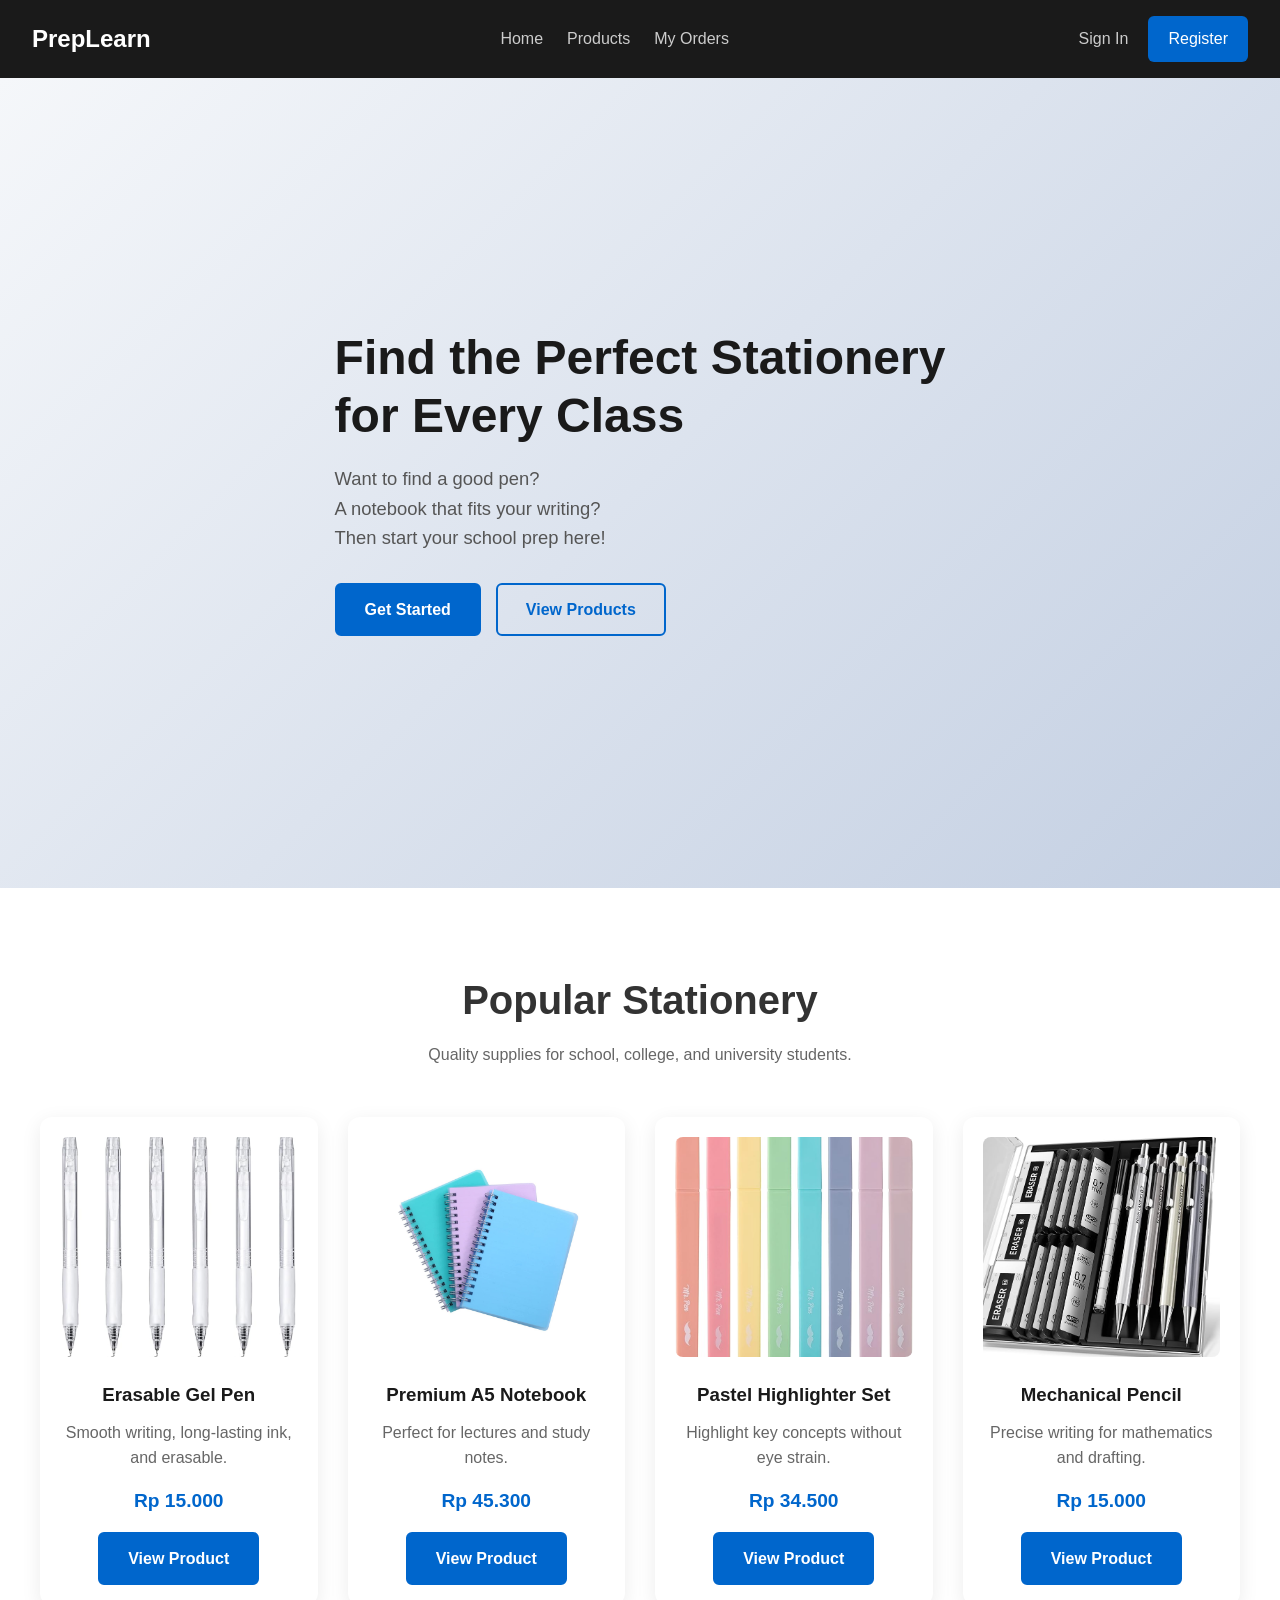
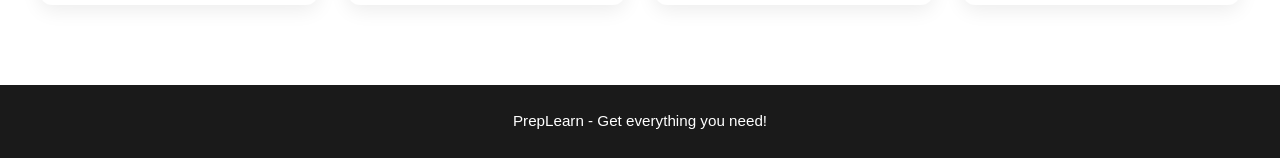
<file: index.html>
<!DOCTYPE html>
<html lang="en">
<head>
  <meta charset="UTF-8">
  <meta name="viewport" content="width=device-width, initial-scale=1.0">
  <title>PrepLearn</title>
  <link rel="stylesheet" href="src/styles/main.css">
</head>
<body>

<nav class="navbar">
  <div class="nav-logo">
    <a href="#">PrepLearn</a>
  </div>
  
  <ul class="nav-links">
    <li><a href="#">Home</a></li>
    <li><a href="src/pages/products.html">Products</a></li>
    <li><a href="#myorders">My Orders</a></li>
  </ul>

  <div class="nav-auth">
    <a href="#signing" class="btn-login">Sign In</a>
    <a href="#signup" class="btn-register">Register</a>
  </div>
</nav>

<section class="hero">
    <div class="hero-container">
      <div class="hero-content">
        <h1>Find the Perfect Stationery<br/>for Every Class</h1>
        <p class="hero-sub">Want to find a good pen?<br/>A notebook that fits your writing?<br/>Then start your school prep here!</p>
        <div class="hero-buttons">
          <a href="#signup" class="btn btn-primary">Get Started</a>
          <a href="#products" class="btn btn-secondary">View Products</a>
        </div>
      </div>
  </section>

<section id="products" class="products">
  <div class="products-container">
    <h2>Popular Stationery</h2>
    <p class="products-subtitle">
      Quality supplies for school, college, and university students.
    </p>

    <div class="product-grid">

      <div class="product-card">
        <img src="images/Pen.jpg" alt="Gel Pen">
        <h3>Erasable Gel Pen</h3>
        <p>Smooth writing, long-lasting ink, and erasable.</p>
        <span class="price">Rp 15.000</span>
        <a href="src/pages/products.html" class="btn btn-primary">View Product</a>
      </div>

      <div class="product-card">
        <img src="images/Notebooks.jpg" alt="A5 Notebook">
        <h3>Premium A5 Notebook</h3>
        <p>Perfect for lectures and study notes.</p>
        <span class="price">Rp 45.300</span>
        <a href="src/pages/products.html" class="btn btn-primary">View Product</a>
      </div>

      <div class="product-card">
        <img src="images/Highlighter.jpg" alt="Highlighter Set">
        <h3>Pastel Highlighter Set</h3>
        <p>Highlight key concepts without eye strain.</p>
        <span class="price">Rp 34.500</span>
        <a href="src/pages/products.html" class="btn btn-primary">View Product</a>
      </div>

      <div class="product-card">
        <img src="images/Mechanical-pencil.jpg" alt="Mechanical Pencil">
        <h3>Mechanical Pencil</h3>
        <p>Precise writing for mathematics and drafting.</p>
        <span class="price">Rp 15.000</span>
        <a href="src/pages/products.html" class="btn btn-primary">View Product</a>
      </div>

    </div>
  </div>
</section>

<footer class="footer">
  <p>PrepLearn - Get everything you need!</p>
</footer>

</body>
</html>
</file>
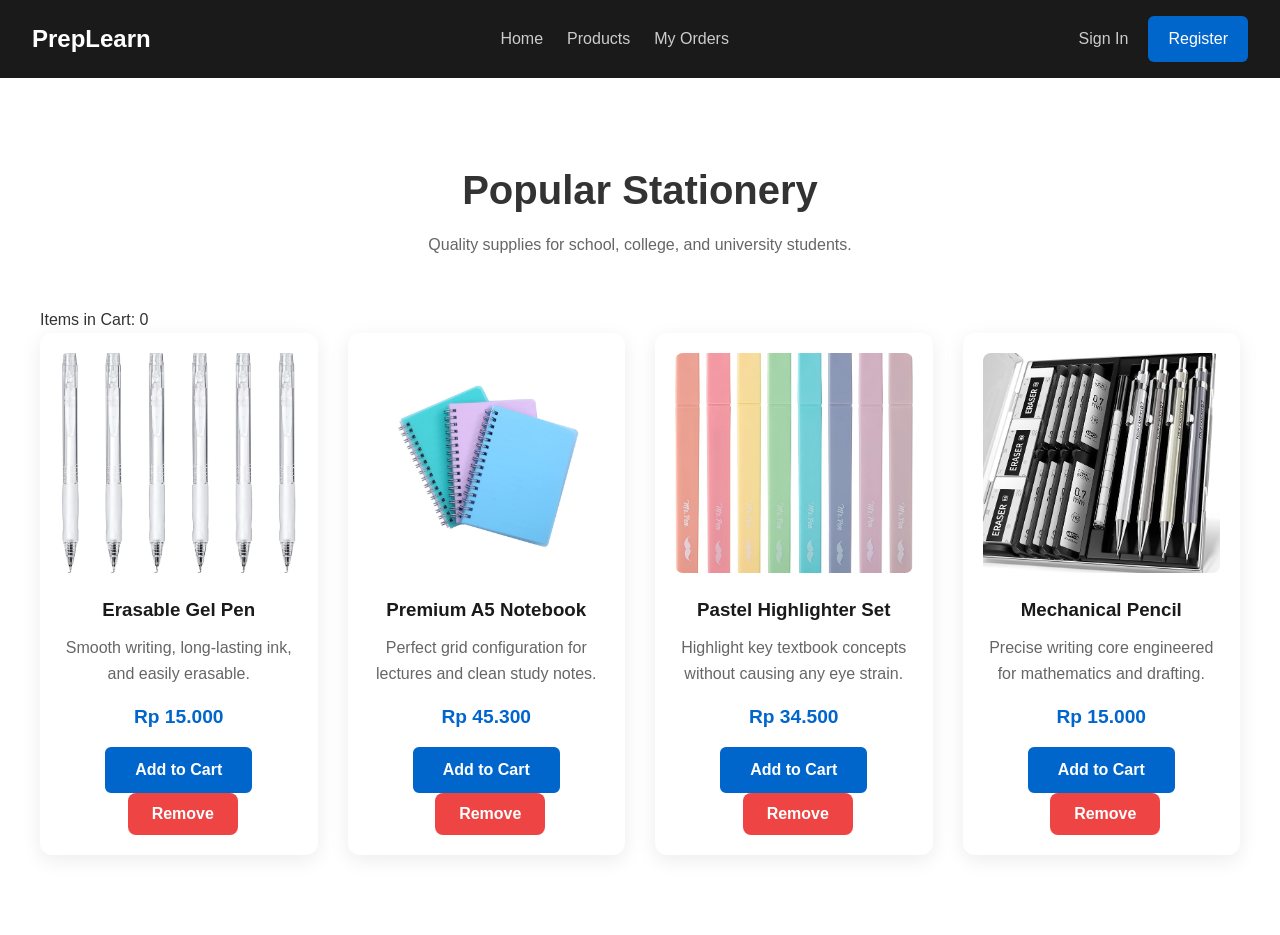
<file: src/pages/products.html>
<!DOCTYPE html>
<html lang="en">
<head>
  <meta charset="UTF-8">
  <meta name="viewport" content="width=device-width, initial-scale=1.0">
  <title>PrepLearn - Our Products</title>
  <link rel="stylesheet" href="../styles/main.css">
</head>
<body>
    
  <!-- Navigation Menu Bar -->
  <nav class="navbar">
    <div class="nav-logo">
      <a href="#">PrepLearn</a>
    </div>
    
    <ul class="nav-links">
      <li><a href="../../index.html">Home</a></li>
      <li><a href="products.html">Products</a></li>
      <li><a href="#myorders">My Orders</a></li>
    </ul>

    <div class="nav-auth">
      <a href="#signing" class="btn-login">Sign In</a>
      <a href="#signup" class="btn-register">Register</a>
    </div>
  </nav>

  <!-- Main Products Catalog Section -->
  <section id="products" class="products">
    <div class="products-container">
      <h2>Popular Stationery</h2>
      <p class="products-subtitle">Quality supplies for school, college, and university students.</p>

      <!-- Cart Counter Status Bar -->
      <div class="cart-status">
        <p>Items in Cart: <span id="cart-count">0</span></p>
      </div>

      <div class="product-grid">

        <!-- Product Card 1 (ID: 1) -->
        <div class="product-card">
          <img src="../../images/Pen.jpg" alt="Gel Pen">
          <h3>Erasable Gel Pen</h3>
          <p>Smooth writing, long-lasting ink, and easily erasable.</p>
          <span class="price">Rp 15.000</span>
          <button class="btn btn-primary" onclick="addToCart(1, 'Erasable Gel Pen', 15000)">Add to Cart</button>
          <button class="remove-btn" onclick="removeFromCart(1)">Remove</button>
        </div>

        <!-- Product Card 2 (ID: 2) -->
        <div class="product-card">
          <img src="../../images/Notebooks.jpg" alt="A5 Notebook">
          <h3>Premium A5 Notebook</h3>
          <p>Perfect grid configuration for lectures and clean study notes.</p>
          <span class="price">Rp 45.300</span>
          <button class="btn btn-primary" onclick="addToCart(2, 'Premium A5 Notebook', 45300)">Add to Cart</button>
          <button class="remove-btn" onclick="removeFromCart(2)">Remove</button>
        </div>

        <!-- Product Card 3 (ID: 3) -->
        <div class="product-card">
          <img src="../../images/Highlighter.jpg" alt="Highlighter Set">
          <h3>Pastel Highlighter Set</h3>
          <p>Highlight key textbook concepts without causing any eye strain.</p>
          <span class="price">Rp 34.500</span>
          <button class="btn btn-primary" onclick="addToCart(3, 'Pastel Highlighter Set', 34500)">Add to Cart</button>
          <button class="remove-btn" onclick="removeFromCart(3)">Remove</button>
        </div>

        <!-- Product Card 4 (ID: 4) -->
        <div class="product-card">
          <img src="../../images/Mechanical-pencil.jpg" alt="Mechanical Pencil">
          <h3>Mechanical Pencil</h3>
          <p>Precise writing core engineered for mathematics and drafting.</p>
          <span class="price">Rp 15.000</span>
          <button class="btn btn-primary" onclick="addToCart(4, 'Mechanical Pencil', 15000)">Add to Cart</button>
          <button class="remove-btn" onclick="removeFromCart(4)">Remove</button>
        </div>

      </div>
    </div>
  </section>

  <!-- Verify your path directory here if script is inside another folder -->
  <script src="script.js"></script>

</body>
</html>
</file>
<file: src/styles/main.css>
/* Global Reset and Typography Base */
* {
  margin: 0;
  padding: 0;
  box-sizing: border-box;
}

body {
  font-family: 'Segoe UI', Tahoma, Geneva, Verdana, sans-serif;
  line-height: 1.6;
  color: #333333;
  background-color: #ffffff;
}

.navbar {
  display: flex;
  justify-content: space-between;
  align-items: center;
  background-color: #1a1a1a;
  padding: 1rem 2rem;
  position: sticky;
  top: 0;
  z-index: 1000;
}

.nav-logo a {
  color: #ffffff;
  font-size: 1.5rem;
  font-weight: bold;
  text-decoration: none;
}

.nav-links {
  display: flex;
  list-style: none;
  gap: 1.5rem;
  flex: 1;              
  justify-content: center; 
  margin: 0;
  padding: 0;
}

.nav-links a {
  color: #cccccc;
  text-decoration: none;
  font-size: 1rem;
  transition: color 0.3s ease;
}

.nav-auth {
  display: flex;
  align-items: center;
  gap: 1rem;    
  margin-left: auto;
}

.btn-login {
  color: #cccccc;
  text-decoration: none;
}

.btn-register {
  background-color: #0066cc;
  color: #ffffff;
  padding: 0.625rem 1.25rem;
  border: none;
  border-radius: 0.375rem;
  cursor: pointer;
}

.btn-register:hover {
  background-color: #0052a3;
}

.nav-links a:hover, 
.nav-links a.active {
  color: #00adb5;
}

.navbar ul, 
.navbar li, 
.nav-auth {
  list-style: none !important;
  list-style-type: none !important;
  margin: 0;
  padding: 0;
}

.navbar a, 
.nav-links a, 
.nav-auth a,
.btn-login, 
.btn-register {
  text-decoration: none !important;
}

.nav-auth {
  display: flex !important;
  flex-direction: row !important;
  align-items: center;
  gap: 20px;
}

/* Hero Section Layout */
.hero {
  min-height: 90vh; /* Scalable vertical height that respects varying dynamic content */
  display: flex;
  align-items: center;
  background: linear-gradient(135deg, #f5f7fa 0%, #c3cfe2 100%);
  padding: 40px 20px;
}

.hero-container {
  max-width: 1200px;
  margin: 0 auto;
  display: flex;
  align-items: center;
  gap: 40px;
}

/* Typography and Content Grouping */
.hero-content {
  flex: 1;
}

.hero-content h1 {
  font-size: 3rem;
  font-weight: 800;
  line-height: 1.2;
  color: #1a1a1a;
  margin-bottom: 20px;
}

.hero-content p {
  font-size: 1.15rem;
  color: #555555;
  margin-bottom: 30px;
}

/* Call to Action Button Styles */
.hero-buttons {
  display: flex;
  gap: 15px;
}

.btn {
  display: inline-block;
  padding: 12px 28px;
  font-size: 1rem;
  font-weight: 600;
  text-decoration: none;
  border-radius: 6px;
  transition: all 0.3s ease;
}

.btn-primary {
  background-color: #0066cc;
  color: #ffffff;
  border: 2px solid #0066cc;
}

.btn-primary:hover {
  background-color: #0052a3;
  border-color: #0052a3;
}

.btn-secondary {
  background-color: transparent;
  color: #0066cc;
  border: 2px solid #0066cc;
}

.btn-secondary:hover {
  background-color: rgba(0, 102, 204, 0.1);
}

/* Products Section */
.products {
  padding: 80px 20px;
  background-color: #ffffff;
}

.products-container {
  max-width: 1200px;
  margin: 0 auto;
}

.products h2 {
  text-align: center;
  font-size: 2.5rem;
  margin-bottom: 10px;
}

.products-subtitle {
  text-align: center;
  color: #666;
  margin-bottom: 50px;
}

.product-grid {
  display: grid;
  grid-template-columns: repeat(auto-fit, minmax(250px, 1fr));
  gap: 30px;
}

.product-card {
  background: #ffffff;
  border-radius: 12px;
  padding: 20px;
  text-align: center;
  box-shadow: 0 5px 20px rgba(0,0,0,0.08);
  transition: transform 0.3s ease;
}

.product-card:hover {
  transform: translateY(-8px);
}

.product-card img {
  width: 100%;
  height: 220px;
  object-fit: cover;
  border-radius: 8px;
  margin-bottom: 15px;
}

.product-card h3 {
  margin-bottom: 10px;
  color: #1a1a1a;
}

.product-card p {
  color: #666;
  margin-bottom: 15px;
}

.price {
  display: block;
  font-size: 1.2rem;
  font-weight: bold;
  color: #0066cc;
  margin-bottom: 15px;
}

.footer {
  text-align: center;
  font-size: 0.95rem;
  background-color: #1a1a1a;
  color: #ffffff;
  padding: 1.5rem;
}

.remove-btn {
  padding: 0.75rem 1.5rem;
  font-size: 1rem;
  font-weight: 600;
  background-color: #ef4444; /* Modern crimson red */
  color: #ffffff;
  border: none;
  border-radius: 0.5rem;
  cursor: pointer;
  transition: all 0.2s ease;
  margin-left: 0.5rem; /* Spacing next to the Add button */
}

.remove-btn:hover {
  background-color: #dc2626; /* Darker red */
  transform: translateY(-2px);
}

.remove-btn:active {
  background-color: #b91c1c;
  transform: translateY(0);
}
/* Dark background overlay masking the page */
.product-modal {
  display: none; 
  position: fixed;
  top: 0;
  left: 0;
  width: 100%;
  height: 100%;
  background-color: rgba(0, 0, 0, 0.6);
  z-index: 9999;
}
/* Centered popup card layout */
.product-modal-content {
  background-color: #fff;
  margin: 10% auto;
  padding: 30px;
  width: 90%;
  max-width: 600px;
  border-radius: 12px;
  position: relative;
  box-shadow: 0 5px 15px rgba(0,0,0,0.3);
}
/* Split image and info into a clean layout grid */
.modal-body {
  display: flex;
  gap: 20px;
  margin-top: 15px;
}

.modal-img {
  width: 45%;
  object-fit: cover;
  border-radius: 8px;
}

.modal-info {
  width: 55%;
}

.modal-price {
  font-weight: bold;
  color: #e44d26;
  font-size: 1.2rem;
}
/* Close button style pointer */
.close-popup-btn {
  position: absolute;
  top: 15px;
  right: 20px;
  font-size: 28px;
  cursor: pointer;
  color: #aaa;
}
.close-popup-btn:hover {
  color: #000;
}

@media (max-width: 768px) {
  .hero-container {
    flex-direction: column;
    text-align: center;
  }

  .hero-content h1 {
    font-size: 2.2rem;
  }

  .hero-buttons {
    justify-content: center;
  }
}
</file>
